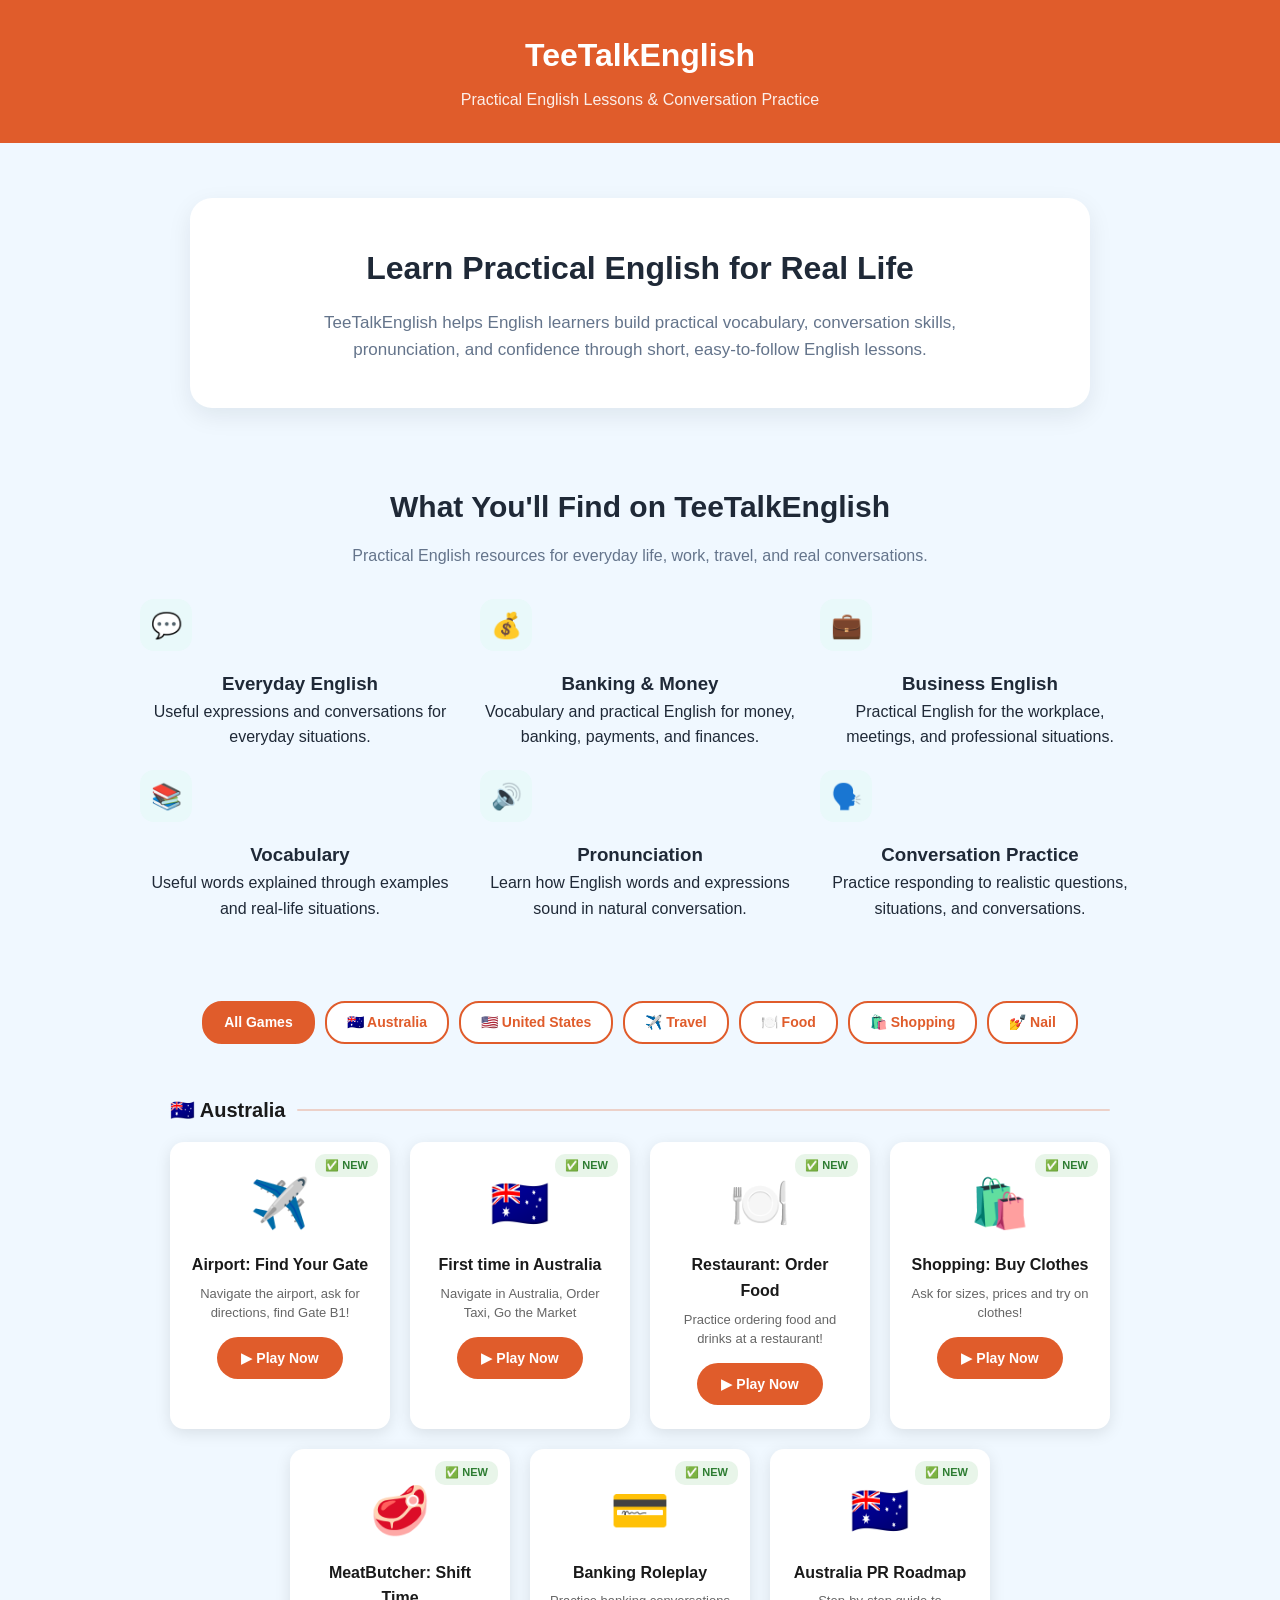
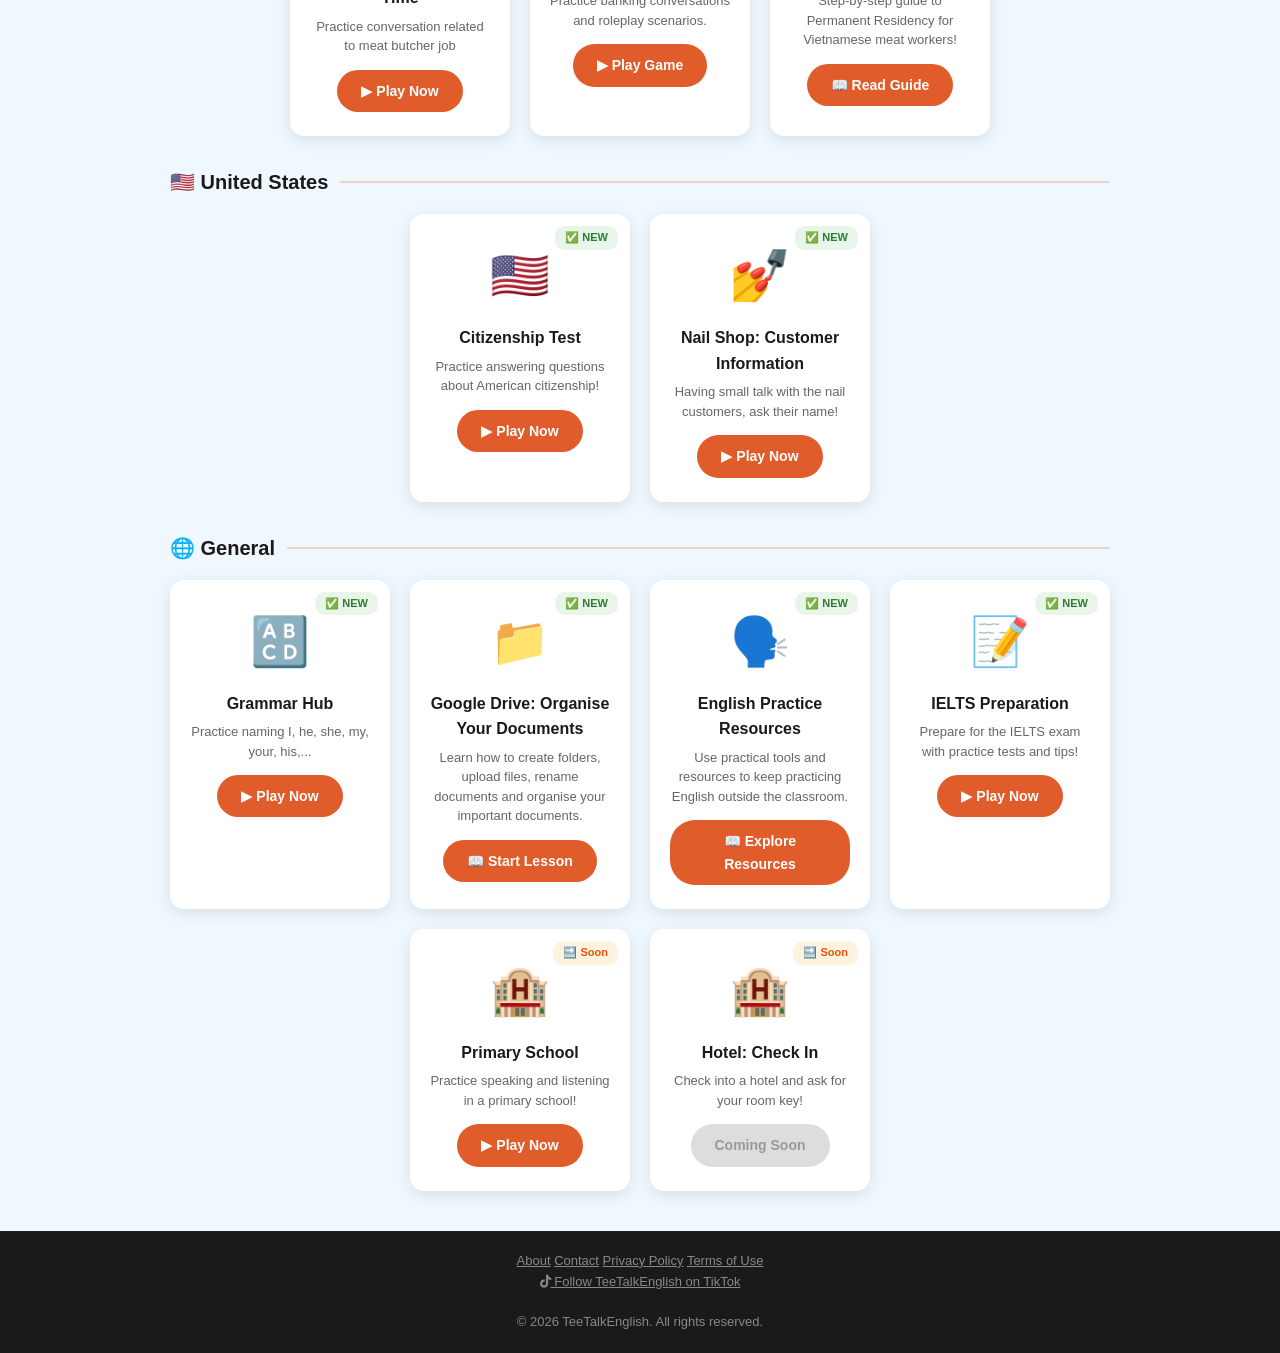
<file: index.html>
<!DOCTYPE html>
<html lang="en">
<head>

    <meta charset="UTF-8">

    <meta name="viewport"
          content="width=device-width, initial-scale=1.0">

    <title>
        TeeTalkEnglish | Practical English Lessons & Conversation
    </title>

    <!-- Canonical URL -->
    <link rel="canonical" href="https://teetalkenglish.com/">

    <!-- Master CSS -->
    <link rel="stylesheet" href="assets/css/master.css">
    <link rel="stylesheet"
      href="https://cdnjs.cloudflare.com/ajax/libs/font-awesome/6.5.1/css/all.min.css">

    <!-- Google AdSense -->
    <script async
        src="https://pagead2.googlesyndication.com/pagead/js/adsbygoogle.js?client=ca-pub-7908187227146035"
        crossorigin="anonymous">
    </script>

    <!-- Google Analytics -->
    <script async
        src="https://www.googletagmanager.com/gtag/js?id=G-E9S7586Y9N">
    </script>

    <script>
        window.dataLayer = window.dataLayer || [];

        function gtag(){
            dataLayer.push(arguments);
        }

        gtag('js', new Date());

        gtag('config', 'G-E9S7586Y9N');
    </script>

</head>

<body>

<header>
  <h1>TeeTalkEnglish</h1>
  <p>Practical English Lessons & Conversation Practice</p>
</header>


<section class="intro-section">

    <div class="intro-box">

        <h2>
            Learn Practical English for Real Life
        </h2>

        <p>
            TeeTalkEnglish helps English learners build practical
            vocabulary, conversation skills, pronunciation, and
            confidence through short, easy-to-follow English lessons.
        </p>

    </div>

</section>


<section class="learning-section">

    <div class="container">

        <h2 class="section-title">
            What You'll Find on TeeTalkEnglish
        </h2>

        <p class="section-subtitle">
            Practical English resources for everyday life,
            work, travel, and real conversations.
        </p>

        <div class="learning-grid">

            <div class="learning-item">
                <div class="card-icon">💬</div>
                <h3>Everyday English</h3>
                <p>
                    Useful expressions and conversations
                    for everyday situations.
                </p>
            </div>

            <div class="learning-item">
                <div class="card-icon">💰</div>
                <h3>Banking & Money</h3>
                <p>
                    Vocabulary and practical English for
                    money, banking, payments, and finances.
                </p>
            </div>

            <div class="learning-item">
                <div class="card-icon">💼</div>
                <h3>Business English</h3>
                <p>
                    Practical English for the workplace,
                    meetings, and professional situations.
                </p>
            </div>

            <div class="learning-item">
                <div class="card-icon">📚</div>
                <h3>Vocabulary</h3>
                <p>
                    Useful words explained through examples
                    and real-life situations.
                </p>
            </div>

            <div class="learning-item">
                <div class="card-icon">🔊</div>
                <h3>Pronunciation</h3>
                <p>
                    Learn how English words and expressions
                    sound in natural conversation.
                </p>
            </div>

            <div class="learning-item">
                <div class="card-icon">🗣️</div>
                <h3>Conversation Practice</h3>
                <p>
                    Practice responding to realistic questions,
                    situations, and conversations.
                </p>
            </div>

        </div>

    </div>

</section>

<!-- CATEGORY TABS -->
<div class="tabs">
  <div class="tab active" data-filter="all">All Games</div>
  <div class="tab" data-filter="au">🇦🇺 Australia</div>
  <div class="tab" data-filter="us">🇺🇸 United States</div>
  <div class="tab" data-filter="travel">✈️ Travel</div>
  <div class="tab" data-filter="food">🍽️ Food</div>
  <div class="tab" data-filter="shopping">🛍️ Shopping</div>
  <div class="tab" data-filter="nail">💅 Nail</div>
</div>


<!-- ═══════════════════════════════════════════ -->
<!--  ALL GAMES VIEW  (sectioned by country)    -->
<!-- ═══════════════════════════════════════════ -->
<div id="view-all" class="section-wrapper">

  <!-- ───── 🇦🇺 AUSTRALIA ───── -->
  <div class="section-header">
    <h2>🇦🇺 Australia</h2>
    <div class="section-line"></div>
  </div>
  <div class="game-grid">

    <div class="game-card" data-country="au" data-category="travel">
      <div class="badge badge-new">✅ NEW</div>
      <div class="emoji">✈️</div>
      <h3>Airport: Find Your Gate</h3>
      <p>Navigate the airport, ask for directions, find Gate B1!</p>
      <a class="btn-play" href="https://teetalkenglish.github.io/AIRPORT-GAME-FindingTheGate">▶ Play Now</a>
    </div>

    <div class="game-card" data-country="au" data-category="travel">
      <div class="badge badge-new">✅ NEW</div>
      <div class="emoji">🇦🇺</div>
      <h3>First time in Australia</h3>
      <p>Navigate in Australia, Order Taxi, Go the Market</p>
      <a class="btn-play" href="https://teetalkenglish.github.io/FIRST-DAY-AUSTRALIA/">▶ Play Now</a>
    </div>

    <div class="game-card" data-country="au" data-category="food">
      <div class="badge badge-new">✅ NEW</div>
      <div class="emoji">🍽️</div>
      <h3>Restaurant: Order Food</h3>
      <p>Practice ordering food and drinks at a restaurant!</p>
      <a class="btn-play" href="https://teetalkenglish.github.io/restaurant-order/">▶ Play Now</a>
    </div>

    <div class="game-card" data-country="au" data-category="shopping">
      <div class="badge badge-new">✅ NEW</div>
      <div class="emoji">🛍️</div>
      <h3>Shopping: Buy Clothes</h3>
      <p>Ask for sizes, prices and try on clothes!</p>
      <a class="btn-play" href="https://teetalkenglish.github.io/shopping/">▶ Play Now</a>
    </div>

    <div class="game-card" data-country="au" data-category="">
      <div class="badge badge-new">✅ NEW</div>
      <div class="emoji">🥩</div>
      <h3>MeatButcher: Shift Time</h3>
      <p>Practice conversation related to meat butcher job</p>
      <a class="btn-play" href="https://teetalkenglish.github.io/The-Butcher-Shop/">▶ Play Now</a>
    </div>
    
    
    <div class="game-card" data-country="au" data-category="banking">
      <div class="badge badge-new">✅ NEW</div>
      <div class="emoji">💳</div>
      <h3>Banking Roleplay</h3>
      <p>Practice banking conversations and roleplay scenarios.</p>
      <a class="btn-play" href="https://teetalkenglish.github.io/banking-roleplay/">▶ Play Game</a>
    </div>

    <div class="game-card" data-country="au" data-category="">
      <div class="badge badge-new">✅ NEW</div>
      <div class="emoji">🇦🇺</div>
      <h3>Australia PR Roadmap</h3>
      <p>Step-by-step guide to Permanent Residency for Vietnamese meat workers!</p>
      <a class="btn-play" href="https://teetalkenglish.github.io/pr-roadmap">📖 Read Guide</a>
    </div>


  </div><!-- /AU grid -->


  <!-- ───── 🇺🇸 UNITED STATES ───── -->
  <div class="section-header">
    <h2>🇺🇸 United States</h2>
    <div class="section-line"></div>
  </div>
  <div class="game-grid">

    <div class="game-card" data-country="us" data-category="">
      <div class="badge badge-new">✅ NEW</div>
      <div class="emoji">🇺🇸</div>
      <h3>Citizenship Test</h3>
      <p>Practice answering questions about American citizenship!</p>
      <a class="btn-play" href="https://teetalkenglish.github.io/citizenship-test/">▶ Play Now</a>
    </div>

    <div class="game-card" data-country="au" data-category="nail">
      <div class="badge badge-new">✅ NEW</div>
      <div class="emoji">💅</div>
      <h3>Nail Shop: Customer Information</h3>
      <p>Having small talk with the nail customers, ask their name!</p>
      <a class="btn-play" href="https://teetalkenglish.github.io/nail-salon-duolingo-p1-4/">▶ Play Now</a>
    </div>


  </div><!-- /US grid -->


  <!-- ───── 🌐 GENERAL ───── -->
  <div class="section-header">
    <h2>🌐 General</h2>
    <div class="section-line"></div>
  </div>
  <div class="game-grid">

    <div class="game-card" data-country="general" data-category="">
      <div class="badge badge-new">✅ NEW</div>
      <div class="emoji">🔠</div>
      <h3>Grammar Hub</h3>
      <p>Practice naming I, he, she, my, your, his,...</p>
     <a
    class="btn-play"
    href="https://teetalkenglish.com/grammar-hub/"
>
    ▶ Play Now
</a>
    </div>

    <div class="game-card" data-country="general" data-category="">
    <div class="badge badge-new">✅ NEW</div>

    <div class="emoji">📁</div>

    <h3>Google Drive: Organise Your Documents</h3>

    <p>
        Learn how to create folders, upload files, rename documents
        and organise your important documents.
    </p>

    <a
        class="btn-play"
        href="https://teetalkenglish.github.io/australia-document-preparation/lessons/google-drive/"
    >
        📖 Start Lesson
    </a>
</div>

    <div class="game-card" data-country="general" data-category="">
      <div class="badge badge-new">✅ NEW</div>
      <div class="emoji">🗣️</div>
      <h3>English Practice Resources</h3>
      <p>Use practical tools and resources to keep practicing English outside the classroom.</p>
      <a class="btn-play" href="https://teetalkenglish.github.io/english-practice-resources/">📖 Explore Resources</a>
    </div>

    <div class="game-card" data-country="general" data-category="shopping">
      <div class="badge badge-new">✅ NEW</div>
      <div class="emoji">📝</div>
      <h3>IELTS Preparation</h3>
      <p>Prepare for the IELTS exam with practice tests and tips!</p>
      <a class="btn-play" href="https://teetalkenglish.github.io/ielts/">▶ Play Now</a>
    </div>

     <div class="game-card" data-country="general" data-category="travel">
      <div class="badge badge-coming">🔜 Soon</div>
      <div class="emoji">🏨</div>
      <h3>Primary School</h3>
      <p>Practice speaking and listening in a primary school!</p>
      <a class="btn-play" href="https://teetalkenglish.github.io/primary/">▶ Play Now</a>
    </div>

    <div class="game-card" data-country="general" data-category="travel">
      <div class="badge badge-coming">🔜 Soon</div>
      <div class="emoji">🏨</div>
      <h3>Hotel: Check In</h3>
      <p>Check into a hotel and ask for your room key!</p>
      <span class="btn-coming">Coming Soon</span>
    </div>

    
   


  </div><!-- /General grid -->

</div><!-- /view-all -->


<!-- ═══════════════════════════════════════════ -->
<!--  FILTERED VIEW  (tab-filtered flat grid)   -->
<!-- ═══════════════════════════════════════════ -->
<div id="view-filtered" class="hidden">
  <div id="filtered-grid"></div>
</div>


<!-- FOOTER -->


<footer>

  <div class="footer-links">
    <a href="/about/">About</a>
    <a href="/contact/">Contact</a>
    <a href="/privacy/">Privacy Policy</a>
    <a href="/terms/">Terms of Use</a>
  </div>

  <div class="social-links">
    <a href="https://www.tiktok.com/@teetalkenglish" target="_blank">
      <i class="fa-brands fa-tiktok"></i>
      Follow TeeTalkEnglish on TikTok
    </a>
  </div>

  <p>© 2026 TeeTalkEnglish. All rights reserved.</p>

</footer>

<!-- Script -->
<script src="script.js"></script>

</body>
</html>
</file>
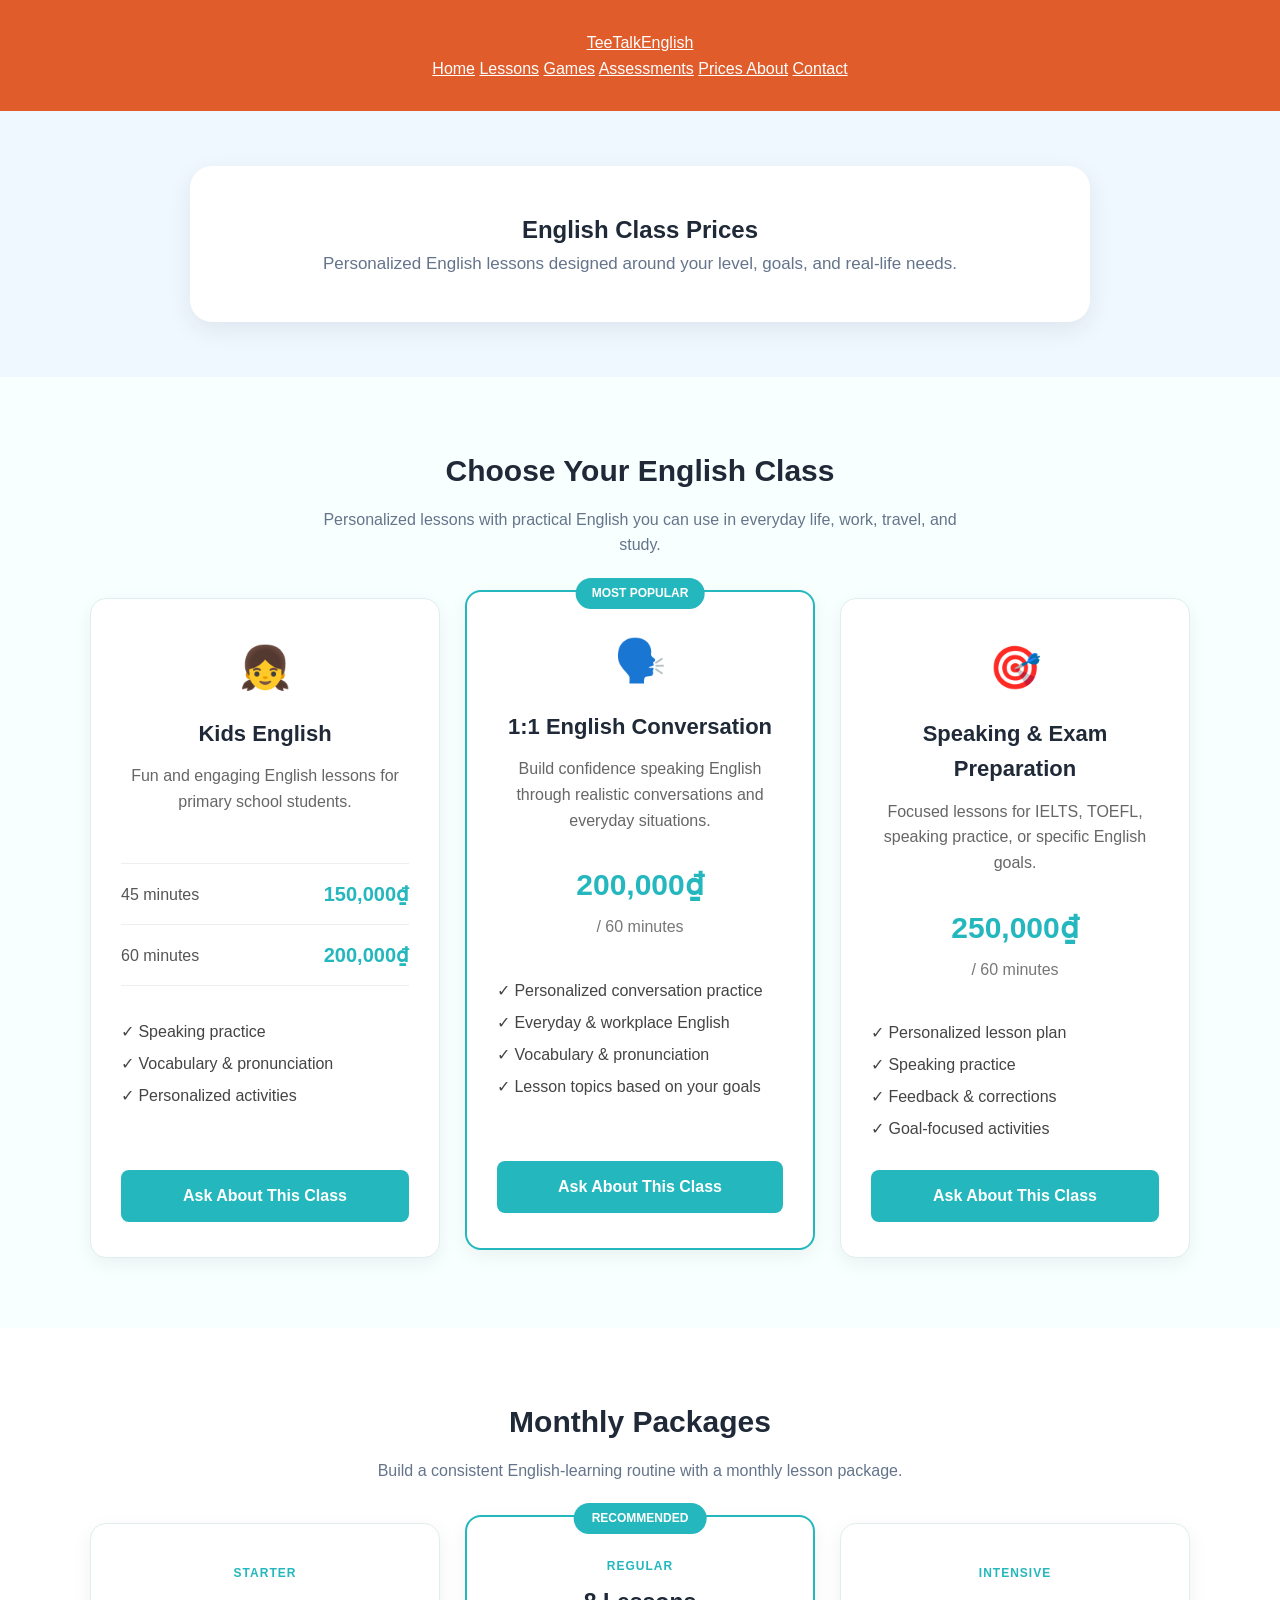
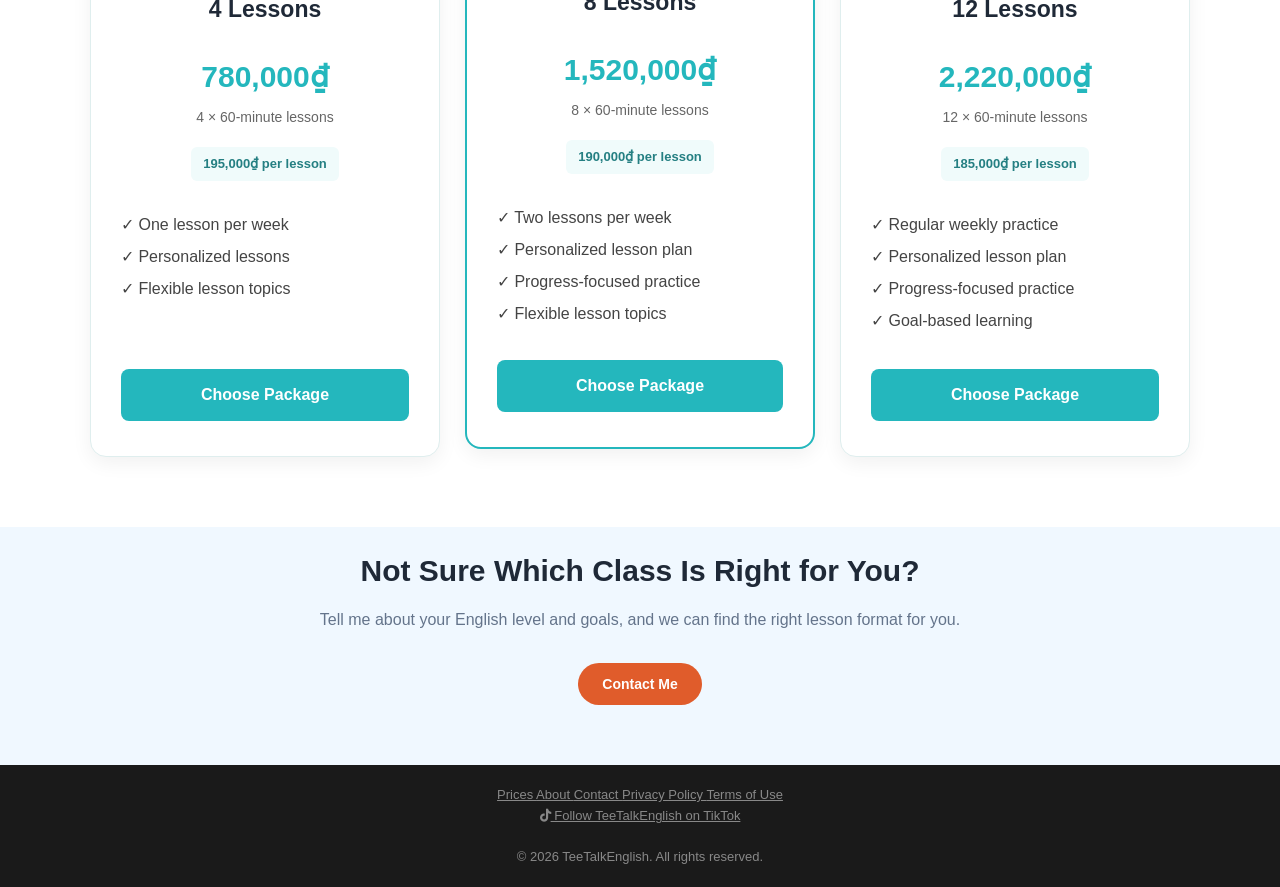
<file: prices/index.html>
<!DOCTYPE html>
<html lang="en">
<head>

    <meta charset="UTF-8">

    <meta name="viewport"
          content="width=device-width, initial-scale=1.0">

    <title>TeeTalkEnglish | Prices</title>

    <link rel="canonical" href="https://teetalkenglish.com/prices/">

    <!-- Master CSS -->
    <link rel="stylesheet" href="../assets/css/master.css">

    <!-- Font Awesome -->
    <link rel="stylesheet"
          href="https://cdnjs.cloudflare.com/ajax/libs/font-awesome/6.5.1/css/all.min.css">

</head>

<body>

<!-- ═══════════════════════════════════════════ -->
<!-- NAVIGATION -->
<!-- ═══════════════════════════════════════════ -->

<header class="site-header">

    <div class="nav-container">

        <a href="/" class="site-logo">
            TeeTalkEnglish
        </a>

        <nav class="main-nav">

            <a href="/">Home</a>

            <a href="/lessons/">Lessons</a>

            <a href="/games/">Games</a>

            <a href="/assessments/">Assessments</a>

            <a href="/prices/" class="active">
                Prices
            </a>

            <a href="/about/">About</a>

            <a href="/contact/">Contact</a>

        </nav>

    </div>

</header>


<!-- ═══════════════════════════════════════════ -->
<!-- PAGE INTRO -->
<!-- ═══════════════════════════════════════════ -->

<section class="intro-section">

    <div class="intro-box">

        <h1>
            English Class Prices
        </h1>

        <p>
            Personalized English lessons designed around
            your level, goals, and real-life needs.
        </p>

    </div>

</section>



<!-- ═══════════════════════════════════════════ -->
<!-- CLASS PRICES -->
<!-- ═══════════════════════════════════════════ -->

<section class="pricing-section">

    <div class="container">

        <h2 class="section-title">
            Choose Your English Class
        </h2>

        <p class="section-subtitle">
            Personalized lessons with practical English you can use
            in everyday life, work, travel, and study.
        </p>


        <div class="pricing-grid">


            <!-- KIDS ENGLISH -->

            <div class="price-card">

                <div class="price-card-icon">
                    👧
                </div>

                <h3>
                    Kids English
                </h3>

                <p class="price-card-description">
                    Fun and engaging English lessons for primary
                    school students.
                </p>

                <div class="price-options">

                    <div class="price-option">
                        <span class="duration">
                            45 minutes
                        </span>

                        <span class="amount">
                            150,000₫
                        </span>
                    </div>

                    <div class="price-option">
                        <span class="duration">
                            60 minutes
                        </span>

                        <span class="amount">
                            200,000₫
                        </span>
                    </div>

                </div>

                <ul class="price-features">
                    <li>✓ Speaking practice</li>
                    <li>✓ Vocabulary & pronunciation</li>
                    <li>✓ Personalized activities</li>
                </ul>

                <a href="/contact/" class="price-button">
                    Ask About This Class
                </a>

            </div>


            <!-- 1:1 CONVERSATION -->

            <div class="price-card featured">

                <div class="popular-label">
                    MOST POPULAR
                </div>

                <div class="price-card-icon">
                    🗣️
                </div>

                <h3>
                    1:1 English Conversation
                </h3>

                <p class="price-card-description">
                    Build confidence speaking English through
                    realistic conversations and everyday situations.
                </p>

                <div class="main-price">

                    <span class="amount">
                        200,000₫
                    </span>

                    <span class="duration">
                        / 60 minutes
                    </span>

                </div>

                <ul class="price-features">
                    <li>✓ Personalized conversation practice</li>
                    <li>✓ Everyday & workplace English</li>
                    <li>✓ Vocabulary & pronunciation</li>
                    <li>✓ Lesson topics based on your goals</li>
                </ul>

                <a href="/contact/" class="price-button">
                    Ask About This Class
                </a>

            </div>


            <!-- SPEAKING & EXAM PREPARATION -->

            <div class="price-card">

                <div class="price-card-icon">
                    🎯
                </div>

                <h3>
                    Speaking & Exam Preparation
                </h3>

                <p class="price-card-description">
                    Focused lessons for IELTS, TOEFL, speaking
                    practice, or specific English goals.
                </p>

                <div class="main-price">

                    <span class="amount">
                        250,000₫
                    </span>

                    <span class="duration">
                        / 60 minutes
                    </span>

                </div>

                <ul class="price-features">
                    <li>✓ Personalized lesson plan</li>
                    <li>✓ Speaking practice</li>
                    <li>✓ Feedback & corrections</li>
                    <li>✓ Goal-focused activities</li>
                </ul>

                <a href="/contact/" class="price-button">
                    Ask About This Class
                </a>

            </div>


        </div>

    </div>

</section>





<!-- ═══════════════════════════════════════════ -->
<!-- MONTHLY PACKAGES -->
<!-- ═══════════════════════════════════════════ -->

<section class="packages-section">

    <div class="container">

        <h2 class="section-title">
            Monthly Packages
        </h2>

        <p class="section-subtitle">
            Build a consistent English-learning routine
            with a monthly lesson package.
        </p>


        <div class="packages-grid">


            <!-- 4 LESSONS -->

            <div class="package-card">

                <div class="package-header">

                    <span class="package-label">
                        STARTER
                    </span>

                    <h3>
                        4 Lessons
                    </h3>

                </div>

                <div class="package-price">
                    780,000₫
                </div>

                <div class="package-period">
                    4 × 60-minute lessons
                </div>

                <div class="package-saving">
                    195,000₫ per lesson
                </div>

                <ul class="package-features">
                    <li>✓ One lesson per week</li>
                    <li>✓ Personalized lessons</li>
                    <li>✓ Flexible lesson topics</li>
                </ul>

                <a href="/contact/" class="package-button">
                    Choose Package
                </a>

            </div>


            <!-- 8 LESSONS -->

            <div class="package-card package-featured">

                <div class="package-badge">
                    RECOMMENDED
                </div>

                <div class="package-header">

                    <span class="package-label">
                        REGULAR
                    </span>

                    <h3>
                        8 Lessons
                    </h3>

                </div>

                <div class="package-price">
                    1,520,000₫
                </div>

                <div class="package-period">
                    8 × 60-minute lessons
                </div>

                <div class="package-saving">
                    190,000₫ per lesson
                </div>

                <ul class="package-features">
                    <li>✓ Two lessons per week</li>
                    <li>✓ Personalized lesson plan</li>
                    <li>✓ Progress-focused practice</li>
                    <li>✓ Flexible lesson topics</li>
                </ul>

                <a href="/contact/" class="package-button">
                    Choose Package
                </a>

            </div>


            <!-- 12 LESSONS -->

            <div class="package-card">

                <div class="package-header">

                    <span class="package-label">
                        INTENSIVE
                    </span>

                    <h3>
                        12 Lessons
                    </h3>

                </div>

                <div class="package-price">
                    2,220,000₫
                </div>

                <div class="package-period">
                    12 × 60-minute lessons
                </div>

                <div class="package-saving">
                    185,000₫ per lesson
                </div>

                <ul class="package-features">
                    <li>✓ Regular weekly practice</li>
                    <li>✓ Personalized lesson plan</li>
                    <li>✓ Progress-focused practice</li>
                    <li>✓ Goal-based learning</li>
                </ul>

                <a href="/contact/" class="package-button">
                    Choose Package
                </a>

            </div>


        </div>

    </div>

</section>




<!-- ═══════════════════════════════════════════ -->
<!-- CTA -->
<!-- ═══════════════════════════════════════════ -->

<section class="learning-section">

    <div class="container">

        <h2 class="section-title">
            Not Sure Which Class Is Right for You?
        </h2>

        <p class="section-subtitle">
            Tell me about your English level and goals,
            and we can find the right lesson format for you.
        </p>

        <div style="text-align:center; margin-top:25px;">

            <a href="/contact/" class="btn-play">
                Contact Me
            </a>

        </div>

    </div>

</section>


<!-- ═══════════════════════════════════════════ -->
<!-- FOOTER -->
<!-- ═══════════════════════════════════════════ -->

<footer>

    <div class="footer-links">

        <a href="/prices/">
            Prices
        </a>

        <a href="/about/">
            About
        </a>

        <a href="/contact/">
            Contact
        </a>

        <a href="/privacy/">
            Privacy Policy
        </a>

        <a href="/terms/">
            Terms of Use
        </a>

    </div>


    <div class="social-links">

        <a href="https://www.tiktok.com/@teetalkenglish"
           target="_blank">

            <i class="fa-brands fa-tiktok"></i>

            Follow TeeTalkEnglish on TikTok

        </a>

    </div>


    <p>
        © 2026 TeeTalkEnglish. All rights reserved.
    </p>

</footer>


</body>
</html>
</file>
<file: assets/css/master.css>
/* =========================================
   TeeTalkEnglish - Master CSS
   ========================================= */

@import url("global.css");
@import url("cards.css");
@import url("home.css");
@import url("price.css");
@import url("monthly.css");
</file>
